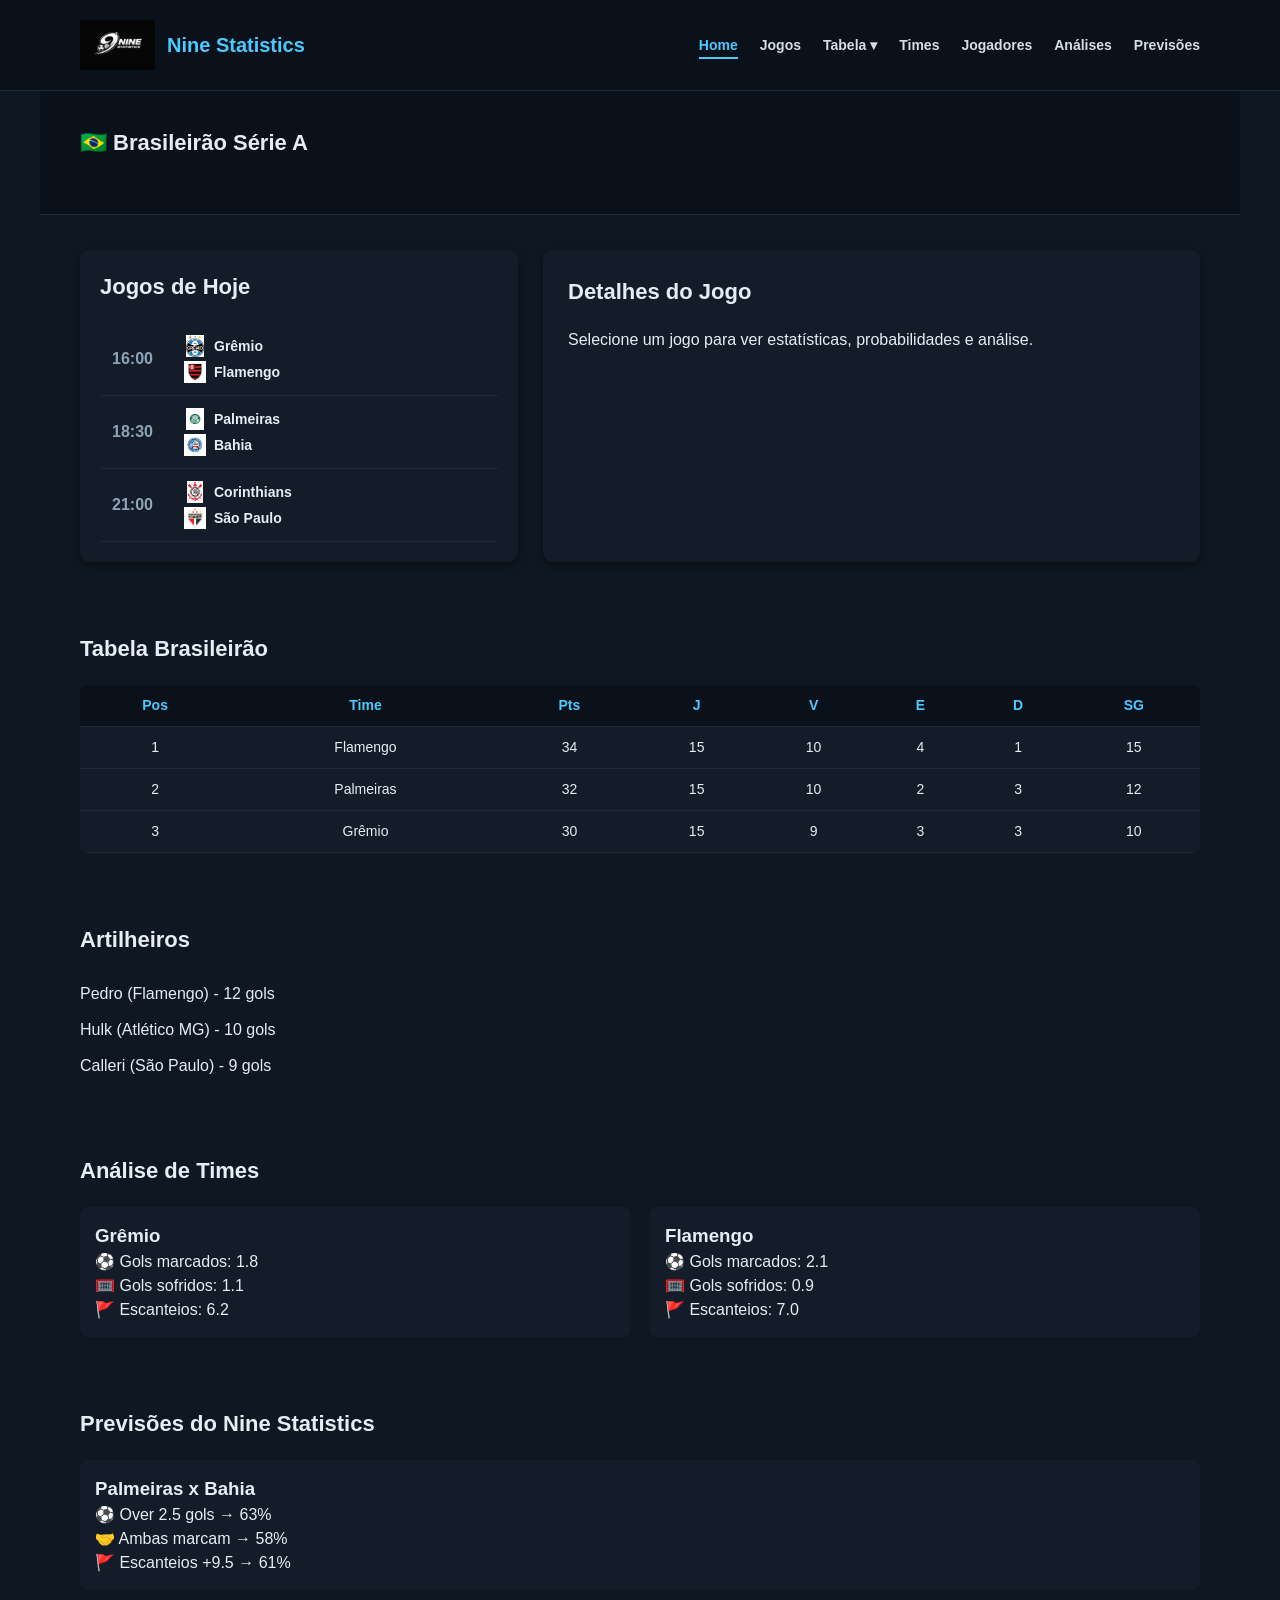
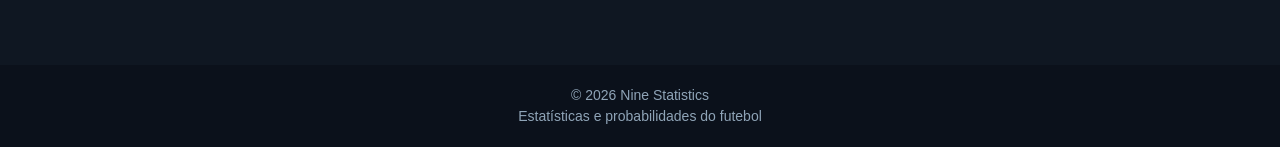
<file: index.html>
<!DOCTYPE html>
<html lang="pt-br">

<head>

<meta charset="UTF-8">
<meta name="viewport" content="width=device-width, initial-scale=1.0">

<title>Nine Statistics</title>

<meta name="description" content="Estatísticas, probabilidades e análises de futebol - Nine Statistics">

<!-- FAVICON -->

<link rel="icon" type="image/png" sizes="32x32" href="assets/icons/favicon-32x32.png">
<link rel="icon" type="image/png" sizes="16x16" href="assets/icons/favicon-16x16.png">
<link rel="apple-touch-icon" href="assets/icons/apple-touch-icon.png">

<!-- CSS -->

<link rel="stylesheet" href="css/style.css">

</head>

<body>

<header class="header">

<div class="header-container">

<div class="logo-area">

<img src="assets/logos/nine.png" class="logo-img" alt="Nine Statistics Logo">
<h1 class="logo-text">Nine Statistics</h1>

</div>

<nav class="menu">

<ul class="menu-list">

<li><a href="#" class="menu-link ativo">Home</a></li>

<li><a href="#" class="menu-link">Jogos</a></li>

<li class="dropdown">

<a href="#" class="menu-link">Tabela ▾</a>

<ul class="dropdown-menu">
<li><a href="#">Brasileirão</a></li>
<li><a href="#">Libertadores</a></li>
<li><a href="#">Champions</a></li>
</ul>

</li>

<li><a href="#" class="menu-link">Times</a></li>
<li><a href="#" class="menu-link">Jogadores</a></li>
<li><a href="#" class="menu-link">Análises</a></li>
<li><a href="#" class="menu-link">Previsões</a></li>

</ul>

</nav>

</div>

</header>

<section class="liga">
<h2>🇧🇷 Brasileirão Série A</h2>
</section>

<section class="area-jogos">

<div class="jogos-container">

<div class="lista-jogos">

<div class="lista-header">
<h2>Jogos de Hoje</h2>
</div>

<div id="lista-jogos"></div>

</div>

<div class="detalhe-jogo">

<h2>Detalhes do Jogo</h2>

<div id="detalhe-jogo">

<p class="msg-detalhe">
Selecione um jogo para ver estatísticas, probabilidades e análise.
</p>

</div>

</div>

</div>

</section>

<section class="tabela">

<h2>Tabela Brasileirão</h2>

<div class="tabela-container">

<table>

<thead>

<tr>
<th>Pos</th>
<th>Time</th>
<th>Pts</th>
<th>J</th>
<th>V</th>
<th>E</th>
<th>D</th>
<th>SG</th>
</tr>

</thead>

<tbody>

<tr>
<td>1</td>
<td>Flamengo</td>
<td>34</td>
<td>15</td>
<td>10</td>
<td>4</td>
<td>1</td>
<td>15</td>
</tr>

<tr>
<td>2</td>
<td>Palmeiras</td>
<td>32</td>
<td>15</td>
<td>10</td>
<td>2</td>
<td>3</td>
<td>12</td>
</tr>

<tr>
<td>3</td>
<td>Grêmio</td>
<td>30</td>
<td>15</td>
<td>9</td>
<td>3</td>
<td>3</td>
<td>10</td>
</tr>

</tbody>

</table>

</div>

</section>

<section class="artilheiros">

<h2>Artilheiros</h2>

<ul class="lista-artilheiros">

<li>Pedro (Flamengo) - 12 gols</li>
<li>Hulk (Atlético MG) - 10 gols</li>
<li>Calleri (São Paulo) - 9 gols</li>

</ul>

</section>

<section class="analise">

<h2>Análise de Times</h2>

<div class="analise-container">

<div class="time-analise">

<h3>Grêmio</h3>

<p>⚽ Gols marcados: 1.8</p>
<p>🥅 Gols sofridos: 1.1</p>
<p>🚩 Escanteios: 6.2</p>

</div>

<div class="time-analise">

<h3>Flamengo</h3>

<p>⚽ Gols marcados: 2.1</p>
<p>🥅 Gols sofridos: 0.9</p>
<p>🚩 Escanteios: 7.0</p>

</div>

</div>

</section>

<section class="previsoes">

<h2>Previsões do Nine Statistics</h2>

<div class="previsoes-container">

<div class="previsao">

<h3>Palmeiras x Bahia</h3>

<p>⚽ Over 2.5 gols → 63%</p>
<p>🤝 Ambas marcam → 58%</p>
<p>🚩 Escanteios +9.5 → 61%</p>

</div>

</div>

</section>

<footer class="footer">

<p>© 2026 Nine Statistics</p>
<p>Estatísticas e probabilidades do futebol</p>

</footer>

<script src="js/home.js"></script>

</body>
</html>
</file>
<file: css/style.css>
/* ===============================
RESET
=============================== */

*{
margin:0;
padding:0;
box-sizing:border-box;
font-family:Arial, Helvetica, sans-serif;
}

body{
background:#0f1722;
color:#e6edf5;
line-height:1.5;
}


/* ===============================
HEADER
=============================== */

.header{
width:100%;
background:#0b111b;
border-bottom:1px solid #1f2a38;
position:sticky;
top:0;
z-index:1000;
}

.header-container{
max-width:1200px;
margin:auto;
display:flex;
justify-content:space-between;
align-items:center;
padding:20px 40px;
flex-wrap:wrap;
}


/* ===============================
LOGO
=============================== */

.logo-area{
display:flex;
align-items:center;
gap:12px;
}

.logo-img{
height:50px;
}

.logo-text{
font-size:20px;
color:#4cc9ff;
font-weight:bold;
}


/* ===============================
MENU
=============================== */

.menu-list{
display:flex;
gap:22px;
list-style:none;
align-items:center;
}

.menu-link{
text-decoration:none;
color:#d5dde6;
font-weight:bold;
transition:0.2s;
position:relative;
font-size:14px;
}

.menu-link:hover{
color:#4cc9ff;
}


/* ===============================
MENU ATIVO
=============================== */

.menu-link.ativo{
color:#4cc9ff;
}

.menu-link.ativo::after{
content:"";
position:absolute;
left:0;
bottom:-6px;
width:100%;
height:2px;
background:#4cc9ff;
}


/* ===============================
DROPDOWN MENU
=============================== */

.dropdown{
position:relative;
}

.dropdown-menu{
position:absolute;
top:35px;
left:0;
background:#141c2a;
list-style:none;
padding:8px 0;
border-radius:8px;
min-width:170px;
display:none;
box-shadow:0 8px 20px rgba(0,0,0,0.5);
border:1px solid #1f2a38;
}

.dropdown-menu li{
padding:10px 16px;
}

.dropdown-menu a{
color:#d5dde6;
text-decoration:none;
font-weight:bold;
display:block;
transition:0.2s;
font-size:14px;
}

.dropdown-menu a:hover{
color:#4cc9ff;
background:#1a2535;
border-radius:4px;
}

.dropdown:hover .dropdown-menu{
display:block;
}


/* ===============================
SEÇÕES
=============================== */

section{
padding:35px 40px;
max-width:1200px;
margin:auto;
}

h2{
margin-bottom:20px;
font-size:22px;
}


/* ===============================
LIGA
=============================== */

.liga{
background:#0b111b;
border-bottom:1px solid #1f2a38;
}


/* ===============================
AREA PRINCIPAL
=============================== */

.area-jogos{
background:#0f1722;
}

.jogos-container{
display:grid;
grid-template-columns:1fr 1.5fr;
gap:25px;
}


/* ===============================
LISTA DE JOGOS
=============================== */

.lista-jogos{
background:#141c2a;
padding:20px;
border-radius:10px;
box-shadow:0 4px 10px rgba(0,0,0,0.4);
max-height:600px;
overflow-y:auto;
}


/* ===============================
CARD DO JOGO
=============================== */

.jogo-card{
padding:12px;
border-bottom:1px solid #1f2a38;
cursor:pointer;
transition:0.2s;
}

.jogo-card:hover{
background:#1a2535;
}

.jogo-card.ativo{
background:#1d2b3f;
border-left:3px solid #4cc9ff;
}


/* ===============================
LINHA DO JOGO
=============================== */

.linha-jogo{
display:flex;
align-items:center;
gap:12px;
}

.hora{
width:60px;
font-weight:bold;
color:#8fa4b7;
}

.times{
flex:1;
display:flex;
flex-direction:column;
gap:4px;
}

.team{
display:flex;
align-items:center;
gap:8px;
font-weight:bold;
font-size:14px;
}

.team .logo{
width:22px;
height:22px;
object-fit:contain;
}


/* ===============================
DETALHE DO JOGO
=============================== */

.detalhe-jogo{
background:#141c2a;
padding:25px;
border-radius:10px;
box-shadow:0 4px 10px rgba(0,0,0,0.4);
min-height:300px;
}


/* ===============================
TIMES DETALHE
=============================== */

.times-detalhe{
display:flex;
justify-content:center;
align-items:center;
gap:25px;
margin-top:15px;
}

.placar{
font-weight:bold;
color:#8fa4b7;
}


/* ===============================
PROBABILIDADES
=============================== */

.probabilidades{
margin-top:25px;
}

.prob-item{
margin-bottom:12px;
font-size:14px;
}

.barra{
width:100%;
height:10px;
background:#1f2a38;
border-radius:6px;
overflow:hidden;
margin-top:4px;
}

.barra-fill{
height:100%;
}

.casa{
background:#4cc9ff;
}

.empate{
background:#8fa4b7;
}

.fora{
background:#ff5c5c;
}


/* ===============================
ESTATÍSTICAS
=============================== */

.estatisticas{
margin-top:20px;
font-size:14px;
color:#a7b4c3;
}


/* ===============================
TABELA
=============================== */

.tabela-container{
overflow-x:auto;
}

table{
width:100%;
border-collapse:collapse;
background:#141c2a;
border-radius:8px;
overflow:hidden;
}

th,td{
padding:10px;
text-align:center;
border-bottom:1px solid #1f2a38;
font-size:14px;
}

th{
background:#0b111b;
color:#4cc9ff;
}


/* ===============================
ARTILHEIROS
=============================== */

.lista-artilheiros{
list-style:none;
}

.lista-artilheiros li{
padding:6px 0;
}


/* ===============================
ANÁLISE
=============================== */

.analise-container{
display:grid;
grid-template-columns:repeat(auto-fit,minmax(220px,1fr));
gap:20px;
}

.time-analise{
background:#141c2a;
padding:15px;
border-radius:8px;
}


/* ===============================
PREVISÕES
=============================== */

.previsoes-container{
display:grid;
grid-template-columns:repeat(auto-fit,minmax(220px,1fr));
gap:20px;
}

.previsao{
background:#141c2a;
padding:15px;
border-radius:8px;
}


/* ===============================
FOOTER
=============================== */

.footer{
margin-top:40px;
padding:20px;
text-align:center;
background:#0b111b;
color:#8fa4b7;
font-size:14px;
}


/* ===============================
RESPONSIVO
=============================== */

@media(max-width:900px){

.jogos-container{
grid-template-columns:1fr;
}

.lista-jogos{
max-height:none;
}

}

@media(max-width:768px){

.header-container{
flex-direction:column;
align-items:flex-start;
gap:15px;
}

.menu-list{
flex-wrap:wrap;
gap:12px;
}

section{
padding:25px 20px;
}

.logo-text{
font-size:18px;
}

}
</file>
